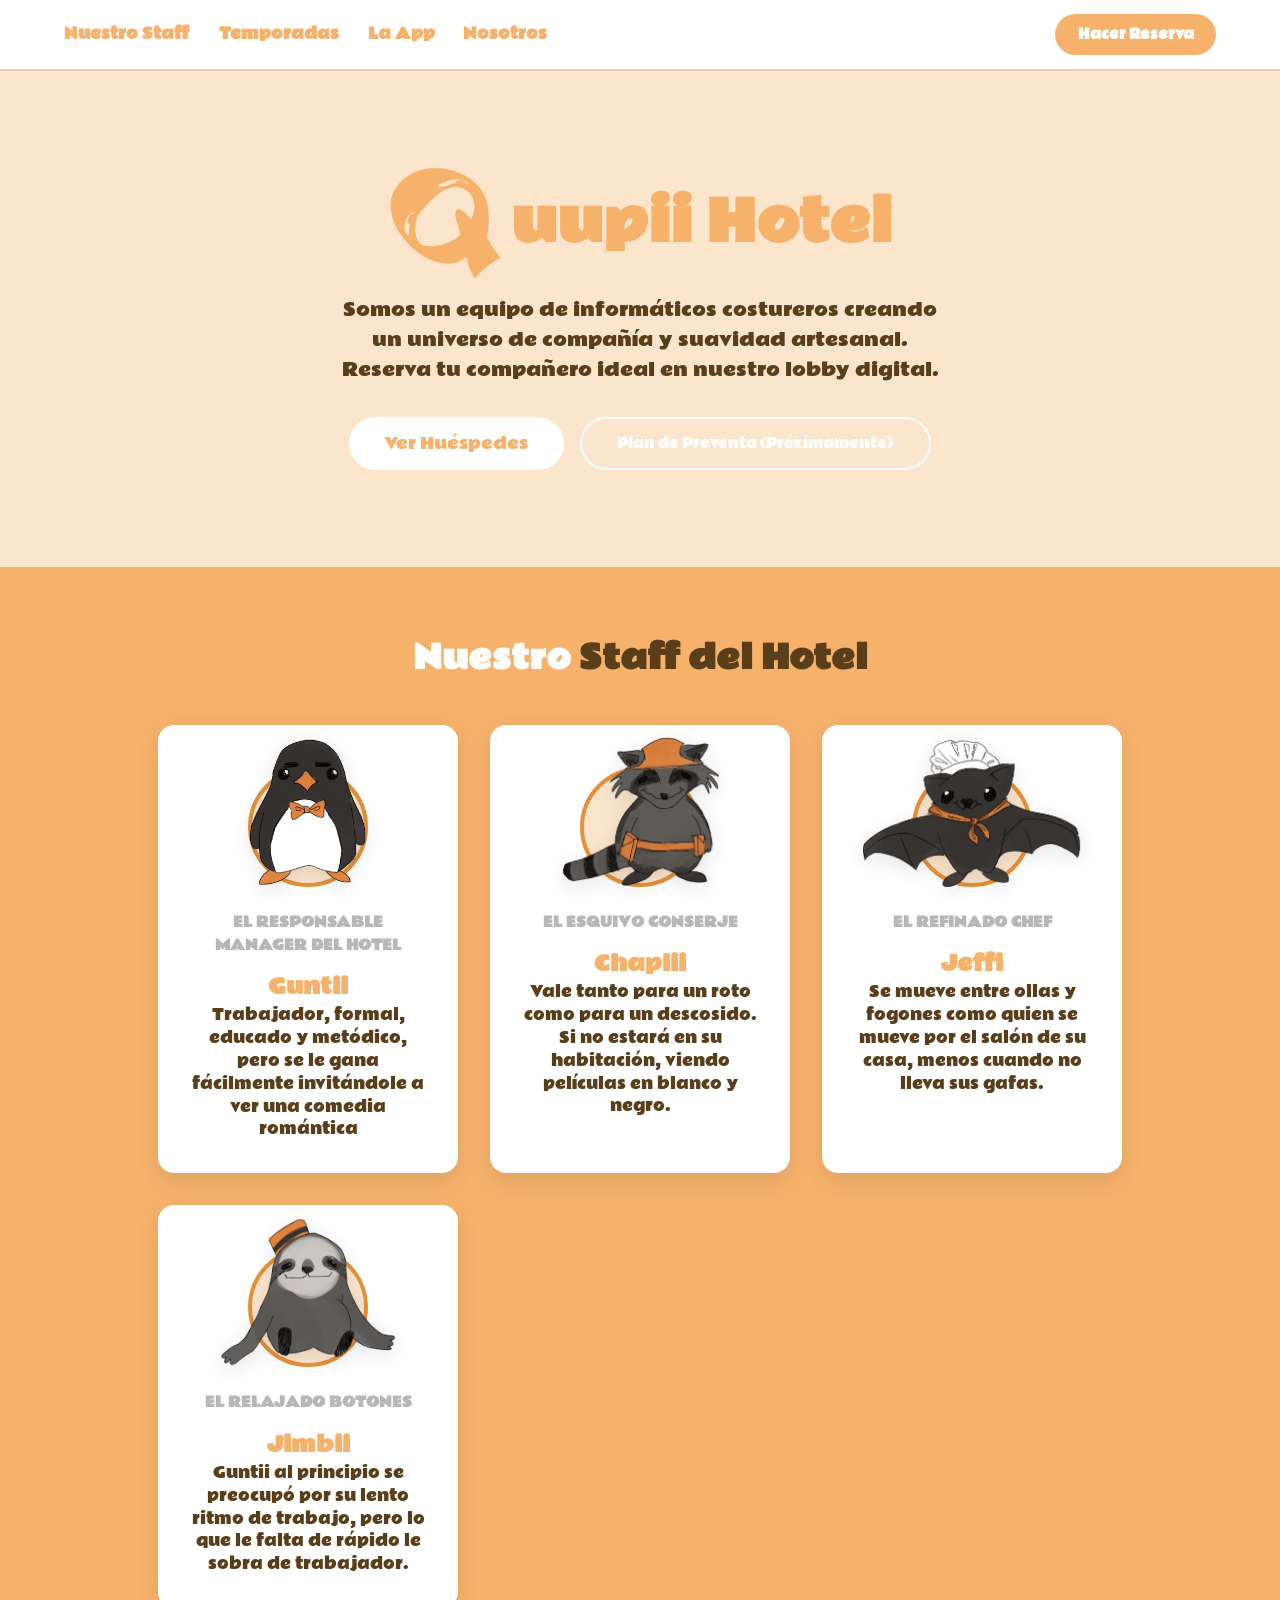
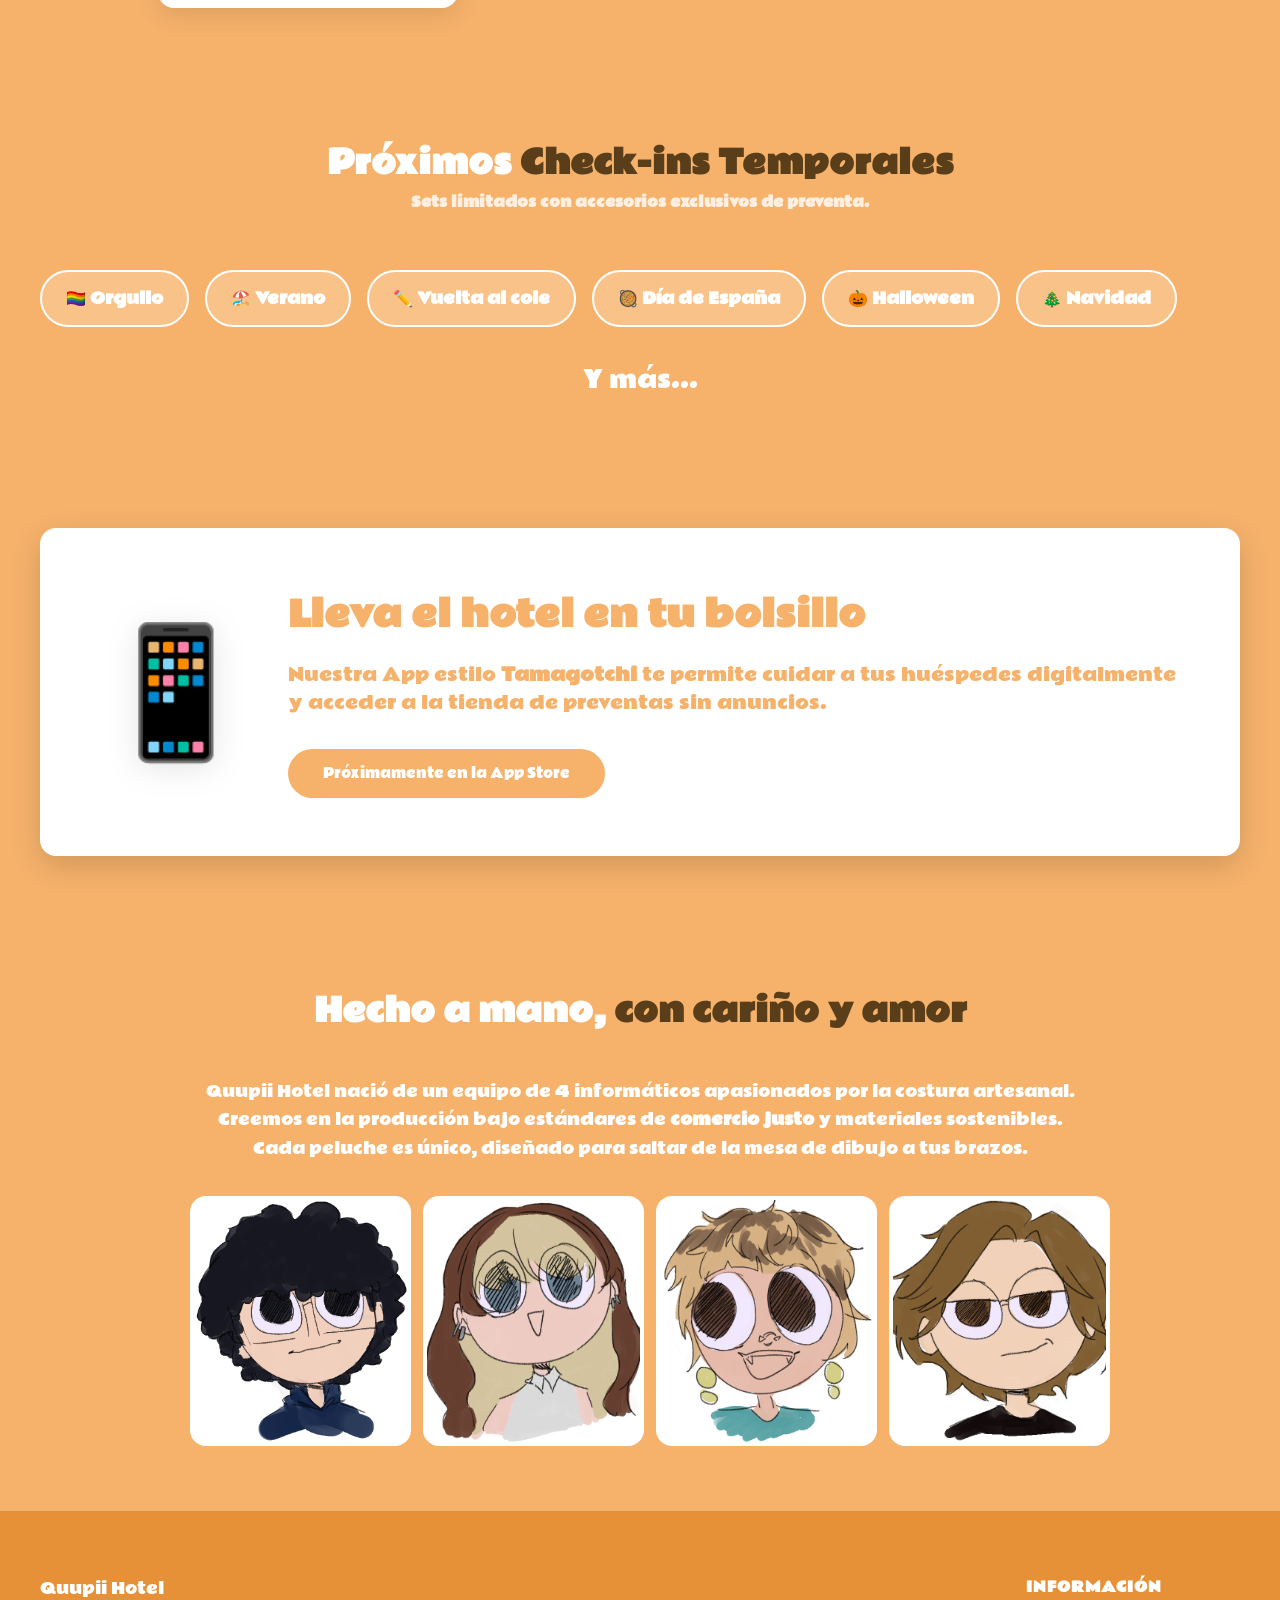
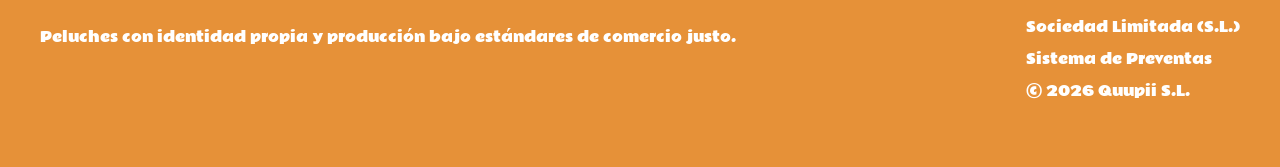
<file: index.html>
<!DOCTYPE html>
<html lang="es">
<head>
  <meta charset="UTF-8" />
  <meta name="viewport" content="width=device-width, initial-scale=1.0" />
  <title>Quupii Hotel — Peluches Artesanales</title>
  <link rel="preconnect" href="https://fonts.googleapis.com">
  <link rel="preconnect" href="https://fonts.gstatic.com" crossorigin>
  <link href="https://fonts.googleapis.com/css2?family=Rammetto+One&display=swap" rel="stylesheet">
  <link rel="stylesheet" href="styles.css">
</head>
<body>
  <header>
    <div class="navbar">
      <div class="menu-toggle" id="mobile-menu">
        <span></span><span></span><span></span>
      </div>

      <nav id="nav-links">
        <a href="#staff">Nuestro Staff</a>
        <a href="#temporadas">Temporadas</a>
        <a href="#app">La App</a>
        <a href="#nosotros">Nosotros</a>
      </nav>
      <button class="btn-header">Hacer Reserva</button>
    </div>
  </header>

  <section class="hero">
    <h1>
      <img src="img/quupii_logo_o.png" alt="Q" class="logo-q" onerror="this.src='[data-uri]'">
      uupii Hotel
    </h1>
    <p>Somos un equipo de informáticos costureros creando un universo de compañía y suavidad artesanal. Reserva tu compañero ideal en nuestro lobby digital.</p>
    <div style="display:flex; justify-content:center; gap:1rem; flex-wrap:wrap;">
      <a href="huespedes.html" class="btn-main">Ver Huéspedes</a>
      <button class="btn-main" style="background:transparent; border:2px solid var(--white); color:var(--white);">Plan de Preventa (Próximamente)</button>
    </div>
  </section>

  <section id="staff">
    <h2 class="section-title">Nuestro <span>Staff del Hotel</span></h2>
    <div class="staff-grid">
      <div class="staff-card">
        <div class="staff-img-container">
          <img src="img/guntii_c.png" alt="Guntii" class="staff-img">
        </div>
        <div class="staff-role">El responsable manager del hotel</div>
        <div class="staff-name">Guntii</div>
        <p class="staff-desc">Trabajador, formal, educado y metódico, pero se le gana fácilmente invitándole a ver una comedia romántica</p>
      </div>

      <div class="staff-card">
        <div class="staff-img-container">
          <img src="img/chaplii_c.png" alt="Chaplii" class="staff-img">
        </div>
        <div class="staff-role">El esquivo conserje</div>
        <div class="staff-name">Chaplii</div>
        <p class="staff-desc">Vale tanto para un roto como para un descosido. Si no estará en su habitación, viendo películas en blanco y negro.</p>
      </div>

      <div class="staff-card">
        <div class="staff-img-container">
          <img src="img/jeffi_c.png" alt="Jeffi" class="staff-img">
        </div>
        <div class="staff-role">El refinado chef</div>
        <div class="staff-name">Jeffi</div>
        <p class="staff-desc">Se mueve entre ollas y fogones como quien se mueve por el salón de su casa, menos cuando no lleva sus gafas.</p>
      </div>

      <div class="staff-card">
        <div class="staff-img-container">
          <img src="img/jimbii_c.png" alt="Jimbii" class="staff-img">
        </div>
        <div class="staff-role">El relajado botones</div>
        <div class="staff-name">Jimbii</div>
        <p class="staff-desc">Guntii al principio se preocupó por su lento ritmo de trabajo, pero lo que le falta de rápido le sobra de trabajador.</p>
      </div>
    </div>
  </section>

  <section id="temporadas">
    <div class="section-inner">
      <h2 class="section-title">Próximos <span>Check-ins Temporales</span>
        <p style="text-align:center; font-size:.9rem; opacity:.8;">Sets limitados con accesorios exclusivos de preventa.</p>
      </h2>
      <div class="season-row">
        <div class="season-badge">🏳️‍🌈 Orgullo</div>
        <div class="season-badge">🏖️ Verano</div>
        <div class="season-badge">✏️ Vuelta al cole</div>
        <div class="season-badge">🥘 Día de España</div>
        <div class="season-badge">🎃 Halloween</div>
        <div class="season-badge">🎄 Navidad</div>
      </div>
      <div style="text-align:center; font-size:1.5rem; margin-top: 1rem;">Y más...</div>
    </div>
  </section>

  <section id="app">
    <div class="section-inner">
      <div class="app-section">
        <div class="app-img">📱</div>
        <div class="app-content">
          <h2 style="font-size:2.2rem; margin-bottom:1rem; font-weight:800;">Lleva el hotel en tu bolsillo</h2>
          <p style="margin-bottom:2rem; line-height:1.6; font-size:1.1rem;">
            Nuestra App estilo <strong>Tamagotchi</strong> te permite cuidar a tus huéspedes digitalmente y acceder a la tienda de preventas sin anuncios.
          </p>
          <button class="btn-main" style="background:var(--orange); color:var(--white);">Próximamente en la App Store</button>
        </div>
      </div>
    </div>
  </section>

  <section id="nosotros">
    <div class="section-inner" style="max-width:900px; text-align:center;">
      <h2 class="section-title">Hecho a mano, <span>con cariño y amor</span></h2>
      <p style="line-height:1.8; color:#fff; margin-bottom: 2rem;">
        Quupii Hotel nació de un equipo de 4 informáticos apasionados por la costura artesanal. 
        Creemos en la producción bajo estándares de <strong>comercio justo</strong> y materiales sostenibles. 
        Cada peluche es único, diseñado para saltar de la mesa de dibujo a tus brazos.
      </p>
      
      <div class="nosotros-grid">
        <img src="img/quupii_team_d.png" alt="Proceso artesanal" onerror="this.src='https://via.placeholder.com/400x300?text=Proceso+1'">
        <img src="img/quupii_team_i.png" alt="Costura" onerror="this.src='https://via.placeholder.com/400x300?text=Proceso+2'">
        <img src="img/quupii_team_e.png" alt="Materiales" onerror="this.src='https://via.placeholder.com/400x300?text=Proceso+3'">
        <img src="img/quupii_team_j.png" alt="Equipo" onerror="this.src='https://via.placeholder.com/400x300?text=Proceso+4'">
      </div>
    </div>
  </section>

  <footer>
    <div class="section-inner" style="display:flex; justify-content:space-between; flex-wrap:wrap; gap:3rem;">
      <div style="flex:1; min-width:250px;">
        <div class="logo" style="margin-bottom:1.5rem;">Quupii Hotel</div>
        <p style="font-size:.9rem; line-height:1.6;">
          Peluches con identidad propia y producción bajo estándares de comercio justo.
        </p>
      </div>
      <div style="font-size:.9rem;">
        <h4 style="margin-bottom:1rem; font-weight:800; text-transform:uppercase; letter-spacing:1px;">Información</h4>
        <p style="margin-bottom:.5rem;">Sociedad Limitada (S.L.)</p>
        <p style="margin-bottom:.5rem;">Sistema de Preventas</p>
        <p>© 2026 Quupii S.L.</p>
      </div>
    </div>
  </footer>

  <script src="script.js"></script>
</body>
</html>
</file>
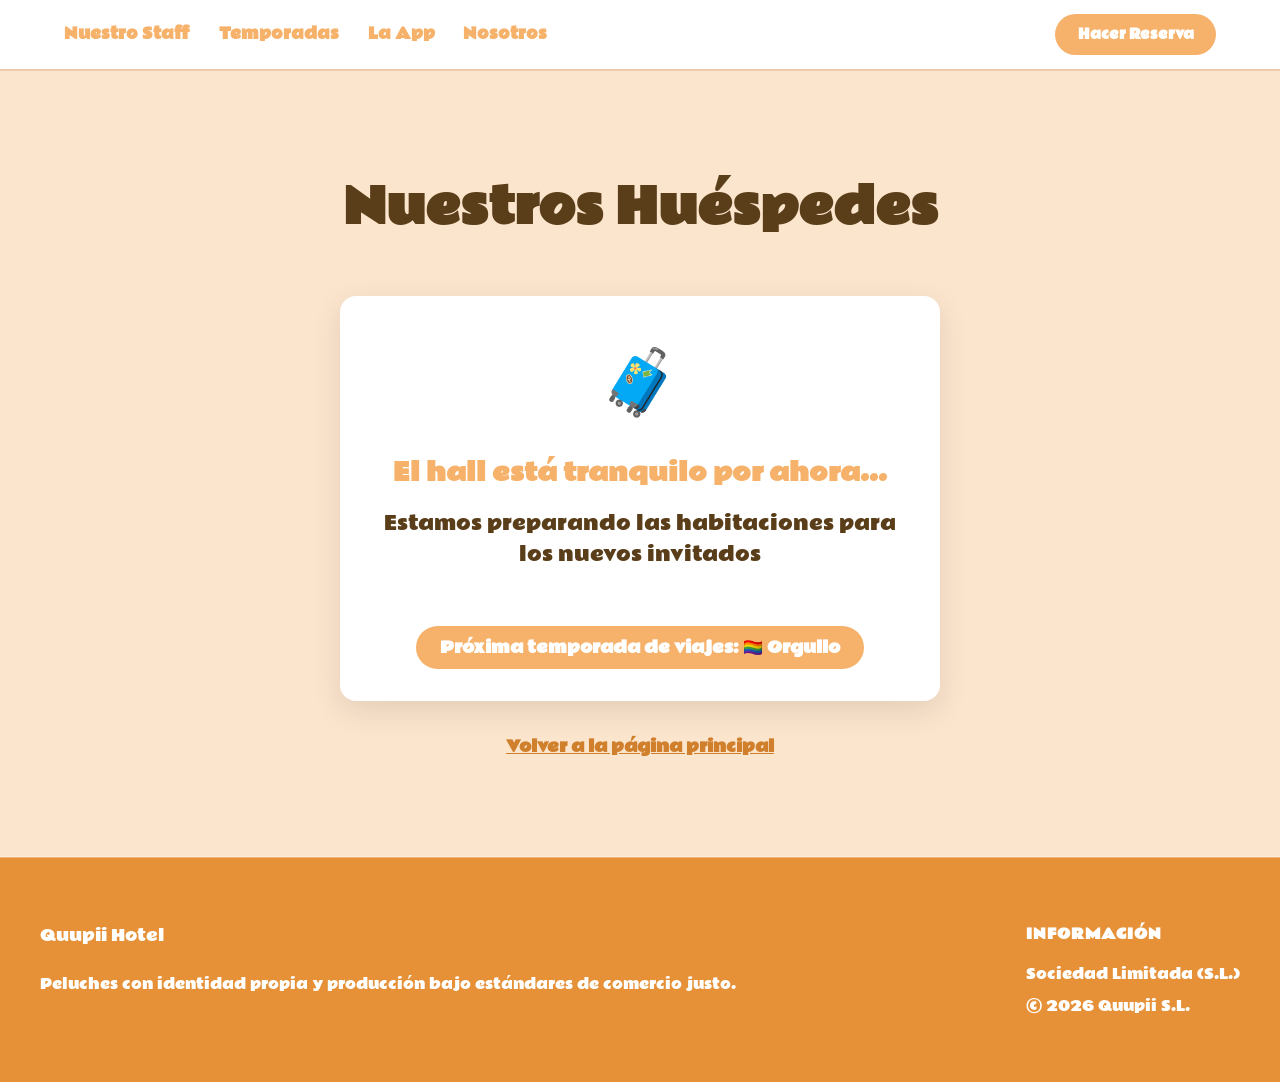
<file: huespedes.html>
<!DOCTYPE html>
<html lang="es">
<head>
  <meta charset="UTF-8" />
  <meta name="viewport" content="width=device-width, initial-scale=1.0" />
  <title>Huéspedes — Quupii Hotel</title>
  <link rel="preconnect" href="https://fonts.googleapis.com">
  <link rel="preconnect" href="https://fonts.gstatic.com" crossorigin>
  <link href="https://fonts.googleapis.com/css2?family=Rammetto+One&display=swap" rel="stylesheet">
  <link rel="stylesheet" href="styles.css">
</head>
<body>
  <header>
    <div class="navbar">
      <div class="menu-toggle" id="mobile-menu">
        <span></span><span></span><span></span>
      </div>

      <nav id="nav-links">
        <a href="index.html#staff">Nuestro Staff</a>
        <a href="index.html#temporadas">Temporadas</a>
        <a href="index.html#app">La App</a>
        <a href="index.html#nosotros">Nosotros</a>
      </nav>
      <button class="btn-header">Hacer Reserva</button>
    </div>
  </header>

  <section class="hero" style="display: flex; flex-direction: column; justify-content: center;">
    <h1 style="color: var(--dark-text); font-size: 3rem;">Nuestros Huéspedes</h1>
    
    <div style="margin: 2rem auto; padding: 2rem; background: var(--white); border-radius: var(--radius); color: var(--orange); max-width: 600px; box-shadow: 0 10px 30px rgba(0,0,0,0.1);">
      <div style="font-size: 4rem; margin-bottom: 1rem;">🧳</div>
      <h2 style="font-size: 1.5rem; margin-bottom: 1rem;">El hall está tranquilo por ahora...</h2>
      <p style="color: var(--dark-text); font-size: 1.2rem; line-height: 1.6;">
        Estamos preparando las habitaciones para los nuevos invitados
      </p>
      <div style="display: inline-block; margin-top: 1.5rem; padding: 0.5rem 1.5rem; background: var(--orange); color: white; border-radius: 30px; font-weight: 800;">
        Próxima temporada de viajes: 🏳️‍🌈 Orgullo
      </div>
    </div>

    <a href="index.html" style="color: var(--orange-deep); font-weight: 800; text-decoration: underline;">Volver a la página principal</a>
  </section>

  <footer>
    <div class="section-inner" style="display:flex; justify-content:space-between; flex-wrap:wrap; gap:3rem;">
      <div style="flex:1; min-width:250px;">
        <div class="logo" style="margin-bottom:1.5rem;">Quupii Hotel</div>
        <p style="font-size:.9rem; line-height:1.6;">
          Peluches con identidad propia y producción bajo estándares de comercio justo.
        </p>
      </div>
      <div style="font-size:.9rem;">
        <h4 style="margin-bottom:1rem; font-weight:800; text-transform:uppercase; letter-spacing:1px;">Información</h4>
        <p style="margin-bottom:.5rem;">Sociedad Limitada (S.L.)</p>
        <p>© 2026 Quupii S.L.</p>
      </div>
    </div>
  </footer>

  <script src="script.js"></script>
</body>
</html>
</file>
<file: styles.css>
/* ── Reset & base ─────────────────────────────── */
*, *::before, *::after { box-sizing: border-box; margin: 0; padding: 0; }
html { scroll-behavior: smooth; }
body {
  font-family: 'Rammetto One', cursive;
  background: #f6b26b; 
  color: #fff;        

  display: flex;
  flex-direction: column;
  min-height: 100vh;
}
a { text-decoration: none; color: inherit; }

:root {
  --orange:       #f6b26b;    
  --white:        #ffffff;
  --orange-dark:  #e69138;
  --orange-deep:  #d0802d;
  --dark-text:    #5a3e1a;
  --border-light: rgba(255, 255, 255, 0.3);
  --border-orange: #eecbad;
  --radius:       16px;
}

section {
  flex: 1; /* Esto hace que la sección crezca y ocupe todo el espacio sobrante */
}

header {
  position: sticky;
  top: 0;
  z-index: 100;
  background: var(--white); 
  border-bottom: 2px solid var(--border-orange);
}
.navbar {
  max-width: 1200px;
  margin: 0 auto;
  display: flex;
  align-items: center;
  justify-content: space-between;
  padding: .9rem 1.5rem;
}
nav {
  display: flex;
  gap: 1.8rem;
  font-weight: 700;
  font-size: .95rem;
  color: var(--orange); 
}
nav a:hover { opacity: 0.7; }

header .btn-header {
  background: var(--orange);
  color: var(--white);
  padding: .6rem 1.4rem;
  font-size: .8rem;
  border-radius: 30px;
  font-weight: 800;
  border: none;
  cursor: pointer;
}

.hero {
  background: #fce5cd;
  padding: 6rem 1.5rem;
  text-align: center;
  border-bottom: 1px solid var(--border-light);
}

.hero h1 {
  font-size: clamp(2rem, 5vw, 3.5rem);
  font-weight: 800;
  color: #f6b26b;
  margin-bottom: 1rem;
  display: flex;
  align-items: center;
  justify-content: center;
  gap: 10px;
}
.logo-q {
  height: 2.0em;
  width: 2.0em;
  vertical-align: middle;
}

.hero h1 em { color: var(--dark-text); font-style: normal; text-shadow: 0 2px 4px rgba(0,0,0,0.1); }
.hero p { max-width: 600px; margin: 0 auto 2rem; color: #5a3e1a; font-size: 1.1rem; }

section { padding: 4rem 1.5rem; }
.section-inner { max-width: 1200px; margin: 0 auto; }
.section-title { text-align: center; font-size: 2rem; font-weight: 800; margin-bottom: 2.5rem; color: var(--white); }
.section-title span { color: var(--dark-text); }

.staff-grid {
  display: grid;
  grid-template-columns: repeat(auto-fit, minmax(250px, 300px)); /* Forzamos un ancho máximo de 300px por tarjeta */
  gap: 2rem;
  justify-content: center; /* Centra las tarjetas si hay pocas */
}

.staff-card {
  background: var(--white);
  border-radius: var(--radius);
  padding: 2rem;
  text-align: center;
  transition: transform .3s ease;
  box-shadow: 0 8px 24px rgba(0,0,0,0.1);
  display: flex;
  flex-direction: column;
  align-items: center;
}
/* Contenedor de la imagen para asegurar que todo esté centrado */
.staff-img-container {
  position: relative;
  width: 130px; /* Ancho del área */
  height: 130px; /* Altura del área */
  margin-bottom: 1.5rem;
  display: flex;
  align-items: flex-end; /* Alinea la imagen a la base del círculo */
  justify-content: center;
}

/* Este es el círculo de fondo */
.staff-img-container::before {
  content: "";
  position: absolute;
  bottom: 0;
  width: 120px;
  height: 120px;
  background: #fce5cd;
  border: 4px solid var(--orange-dark);
  border-radius: 50%;
  z-index: 1;
}

.staff-img {
  position: relative;
  z-index: 2; /* Por encima del círculo */
  width: auto;
  height: 150px; /* Más alta que el círculo para que sobresalga */
  object-fit: contain;
  transition: transform 0.3s ease;
  filter: drop-shadow(0 5px 10px rgba(0,0,0,0.1));
}

/* Animación opcional: el personaje salta un poco al pasar el ratón */
.staff-card:hover .staff-img {
  transform: scale(1.1) translateY(-15px);
}

.staff-card:hover {
  transform: translateY(-5px);
}

.staff-name { font-weight: 800; font-size: 1.3rem; color: var(--orange); }
.staff-role { color: #888; font-weight: 700; font-size: .85rem; text-transform: uppercase; margin-bottom: .8rem; opacity: 0.6; }
.staff-desc { font-size: .95rem; color: var(--dark-text); line-height: 1.5; }

.season-row {
  display: flex;
  gap: 1rem;
  overflow-x: auto;
  padding: 1rem 0;
}
.season-badge {
  flex: 0 0 auto;
  background: rgba(255, 255, 255, 0.2);
  padding: .8rem 1.5rem;
  border-radius: 30px;
  font-weight: 700;
  border: 2px solid var(--white);
  color: var(--white);
}

.app-section {
  background: var(--white);
  color: var(--orange);
  border-radius: var(--radius);
  padding: 3.5rem;
  display: flex;
  align-items: center;
  flex-wrap: wrap;
  gap: 2rem;
  box-shadow: 0 10px 30px rgba(0,0,0,0.15);
}
.app-content { flex: 1; min-width: 300px; }
.app-img { font-size: 8rem; flex: 0; filter: drop-shadow(0 5px 15px rgba(0,0,0,0.1)); }

.btn-main {
  background: var(--white);
  color: var(--orange);
  padding: .8rem 2.2rem;
  border-radius: 30px;
  font-weight: 800;
  border: none;
  cursor: pointer;
  transition: 0.3s;
}
.btn-main:hover { background: #fdfdfd; transform: scale(1.02); }

.btn-main, .btn-header {
  /* 1. Obliga al botón a usar tu tipografía */
  font-family: inherit; 
  font-weight: 40;
  
  /* 2. Asegura que el enlace se comporte como un bloque para respetar el padding */
  display: inline-block; 
  
  /* 3. Quita decoraciones por si acaso */
  text-decoration: none;
  vertical-align: middle;
  cursor: pointer;
}

footer { background: var(--orange-dark); padding: 4rem 1.5rem; border-top: 1px solid var(--border-light); color: var(--white); }

/* ── NUEVOS ESTILOS: Nosotros & Responsividad ── */
.nosotros-grid {
  display: grid;
  grid-template-columns: repeat(auto-fit, minmax(200px, 1fr));
  gap: 2.0rem;
  margin-top: 2rem;
}
.nosotros-grid img {
  width: 110%;
  height: 250px;
  object-fit: cover;
  border-radius: var(--radius);
  border: 4px solid var(--white);
  background: var(--white);
}

.menu-toggle {
  display: none;
  flex-direction: column;
  gap: 5px;
  cursor: pointer;
}
.menu-toggle span {
  width: 25px;
  height: 3px;
  background: var(--orange);
  border-radius: 2px;
}

@media (max-width: 768px) {
  .menu-toggle { display: flex; }
  nav {
    display: none; 
    position: absolute;
    top: 100%;
    left: 0;
    width: 100%;
    background: var(--white);
    flex-direction: column;
    padding: 2rem;
    gap: 1.5rem;
    text-align: center;
    box-shadow: 0 10px 20px rgba(0,0,0,0.1);
  }
  nav.active { display: flex; }
  .app-section { padding: 2rem; text-align: center; }
  .app-img { font-size: 5rem; margin: 0 auto; }
}
</file>
